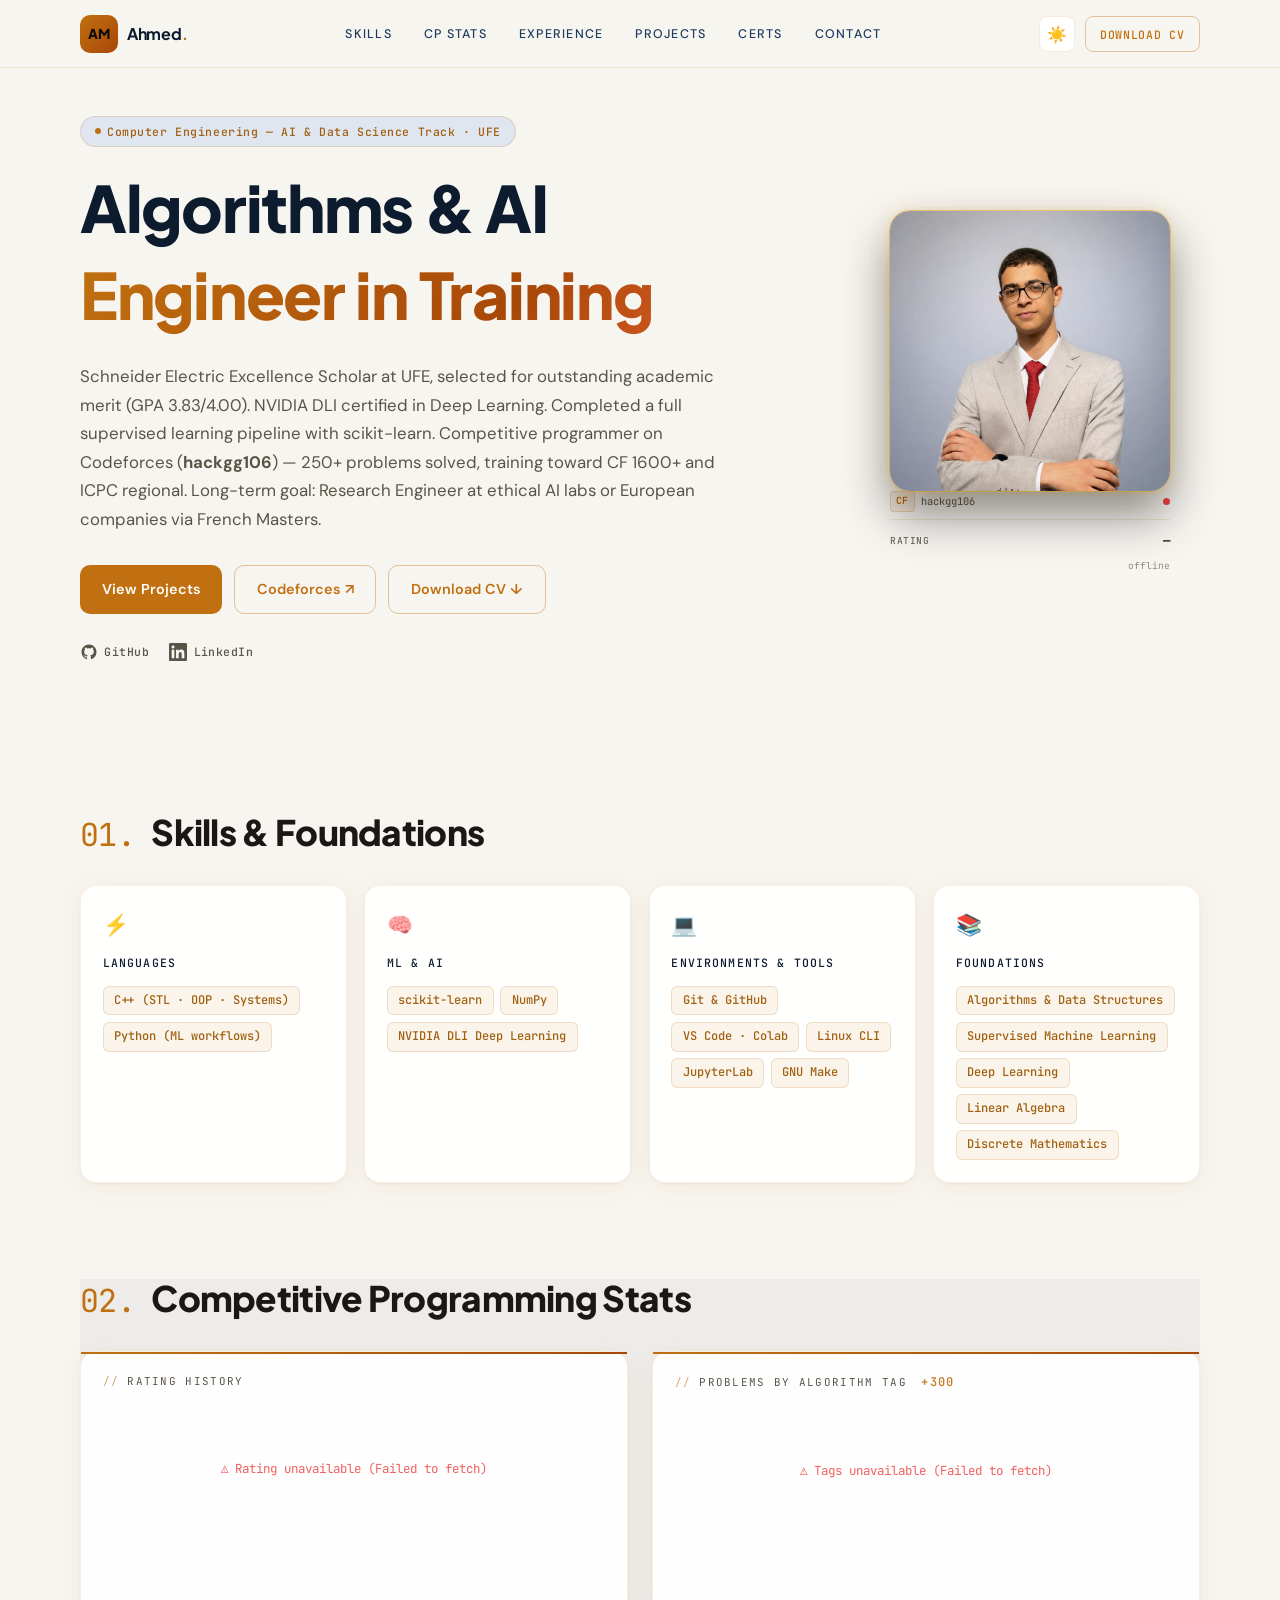
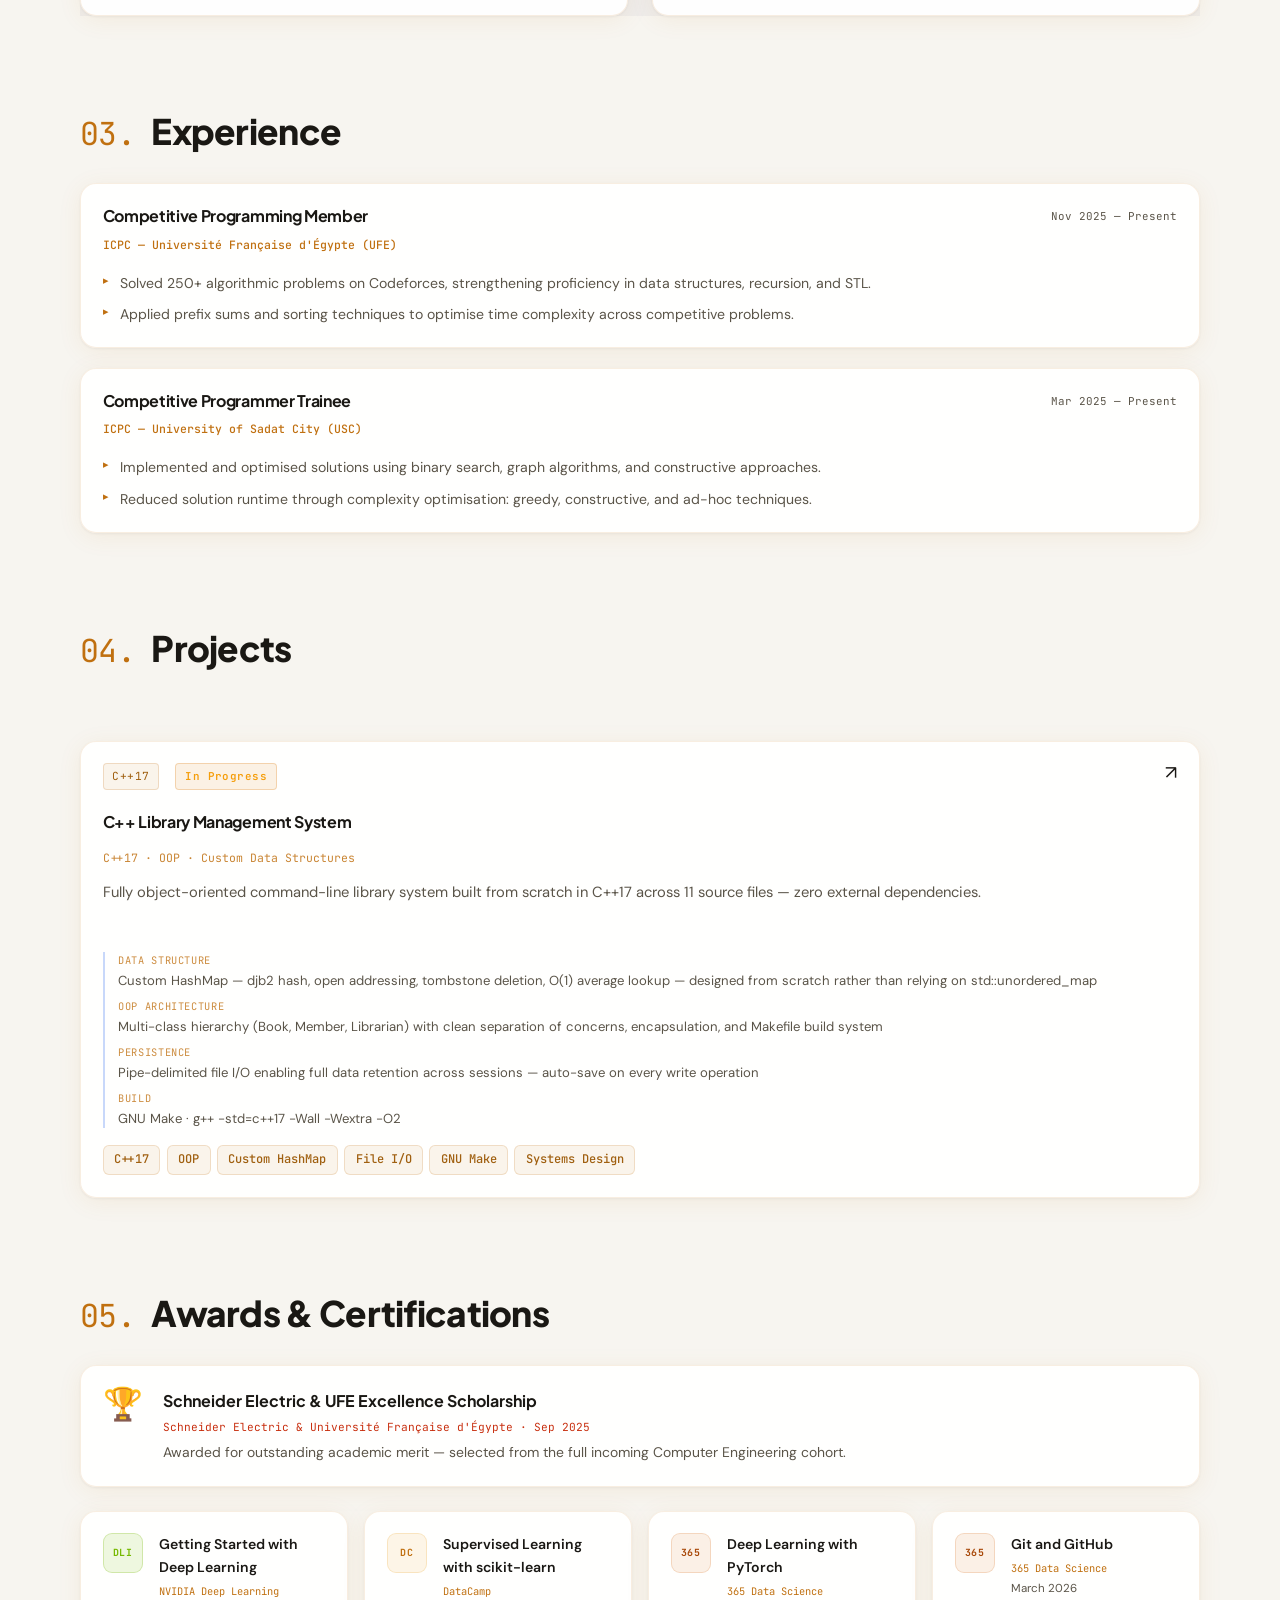
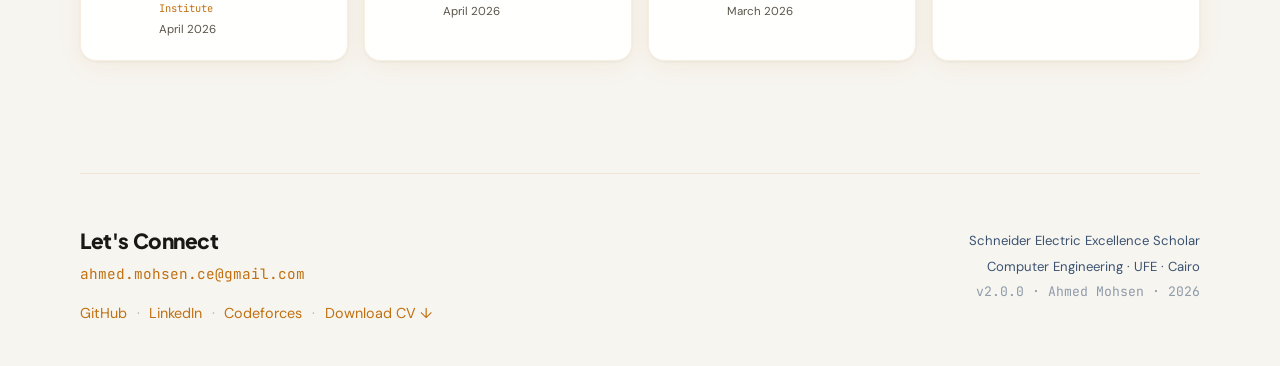
<file: index.html>
<!doctype html>
<html lang="en">
<head>
  <meta charset="utf-8" />
  <meta name="viewport" content="width=device-width,initial-scale=1" />
  <title>Ahmed Mohsen — Computer Engineering Student | Algorithms, AI &amp; Competitive Programming | UFE Egypt</title>
  <meta name="description" content="Ahmed Mohsen — Computer Engineering student at UFE on the AI & Data Science track, Schneider Electric Excellence Scholar. NVIDIA DLI certified. Competitive programmer on Codeforces (hackgg106). Building toward Research Engineer at ethical AI labs via French Masters." />
  <meta name="keywords" content="Ahmed Mohsen, Computer Engineering, UFE, ICPC, Competitive Programming, Codeforces, hackgg106, Algorithms, C++, Python, scikit-learn, Deep Learning, NVIDIA DLI, Research Engineer, Cairo Egypt" />
  <meta name="author" content="Ahmed Mohsen" />
  <meta name="robots" content="index, follow" />
  <link rel="canonical" href="https://ahmedmohsen-eng.github.io/" />
  <link rel="sitemap" type="application/xml" href="/sitemap.xml" />
  <meta property="og:type"        content="profile" />
  <meta property="og:title"       content="Ahmed Mohsen — Computer Engineering Student | Algorithms &amp; AI" />
  <meta property="og:description" content="Computer Engineering student at UFE, Schneider Electric Excellence Scholar. ICPC competitor. Cairo, Egypt." />
  <meta property="og:image"       content="https://ahmedmohsen-eng.github.io/public/assets/og-image.png" />
  <meta property="og:image:width"  content="1200" />
  <meta property="og:image:height" content="630" />
  <meta property="og:url"         content="https://ahmedmohsen-eng.github.io/" />
  <meta name="twitter:card"        content="summary_large_image" />
  <meta name="twitter:title"       content="Ahmed Mohsen — Computer Engineering Student | Algorithms &amp; AI" />
  <meta name="twitter:image"       content="https://ahmedmohsen-eng.github.io/public/assets/og-image.png" />
  <script type="application/ld+json">
  {
    "@context":"https://schema.org","@type":"Person",
    "name":"Ahmed Mohsen","alternateName":"ahmedmohsen-eng",
    "jobTitle":"Computer Engineering Student — Aspiring Research Engineer",
    "url":"https://ahmedmohsen-eng.github.io/",
    "image":"https://ahmedmohsen-eng.github.io/public/assets/profile_photo.jpg",
    "email":"ahmed.mohsen.ce@gmail.com",
    "address":{"@type":"PostalAddress","addressLocality":"Cairo","addressCountry":"EG"},
    "alumniOf":[{"@type":"CollegeOrUniversity","name":"Université Française d'Égypte"}],
    "knowsAbout":["Algorithms","Competitive Programming","C++","Python","scikit-learn","Deep Learning","Linear Algebra"],
    "sameAs":["https://linkedin.com/in/ahmedmohsen-eng","https://github.com/ahmedmohsen-eng","https://codeforces.com/profile/hackgg106"],
    "award":"Schneider Electric and UFE Excellence Scholarship"
  }
  </script>
  <link rel="icon" href="public/assets/favicon.ico" />
  <link rel="preload" as="image" href="public/assets/profile_photo.jpg">
  <link rel="preconnect" href="https://fonts.googleapis.com" />
  <link rel="preconnect" href="https://fonts.gstatic.com" crossorigin />
  <link href="https://fonts.googleapis.com/css2?family=Plus+Jakarta+Sans:wght@400;600;700;800&family=JetBrains+Mono:wght@400;500&family=DM+Sans:ital,wght@0,400;0,500;1,400&display=swap" rel="stylesheet">
  <script>
    (function(){try{var t=localStorage.getItem('theme');if(t==='light')document.documentElement.classList.add('light');else if(!t&&window.matchMedia('(prefers-color-scheme:light)').matches)document.documentElement.classList.add('light');}catch(e){}})();
  </script>
  <link rel="stylesheet" href="css/main.css">
</head>
<body>

  <div id="progress" role="progressbar" aria-hidden="true"></div>
  <div id="cursor"   aria-hidden="true"></div>

  <!-- NAV -->
  <nav role="navigation" aria-label="Main navigation">
    <div class="container nav-inner">
      <a href="#top" class="brand" aria-label="Ahmed Mohsen — go to top">
        <div class="logo" aria-hidden="true">AM</div>
        <span class="brand-name">Ahmed<span class="brand-dot">.</span></span>
      </a>
      <div class="nav-links" role="menubar">
        <a role="menuitem" href="#skills">Skills</a>
        <a role="menuitem" href="#cf-stats">CP Stats</a>
        <a role="menuitem" href="#experience">Experience</a>
        <a role="menuitem" href="#projects">Projects</a>
        <a role="menuitem" href="#certifications">Certs</a>
        <a role="menuitem" href="#contact">Contact</a>
      </div>
      <div class="nav-actions">
        <button id="themeToggle" class="theme-btn" aria-label="Toggle colour theme">&#127769;</button>
        <a class="cv-btn" href="https://drive.google.com/file/d/1yZ_Wtk2TI77C1ln41HCrhoX__n_rLIuC/view?usp=sharing" target="_blank" rel="noopener">Download CV</a>
      </div>
    </div>
  </nav>

  <!-- HERO -->
  <header id="top" class="container">
    <div class="hero-grid">

      <main class="hero-content" role="main" aria-labelledby="hero-title">
        <span class="badge">Computer Engineering &mdash; AI &amp; Data Science Track · UFE</span>
        <h1 id="hero-title">
          <span class="h1-line">Algorithms &amp; AI</span>
          <span class="gradient">Engineer in Training</span>
        </h1>
        <p class="lead">
          Schneider Electric Excellence Scholar at UFE, selected for outstanding academic merit (GPA&nbsp;3.83/4.00).
          NVIDIA DLI certified in Deep Learning. Completed a full supervised learning pipeline with scikit-learn.
          Competitive programmer on Codeforces (<strong>hackgg106</strong>) — 250+ problems solved, training toward
          CF&nbsp;1600+ and ICPC regional. Long-term goal: Research Engineer at ethical AI labs or European companies via French Masters.
        </p>
        <div class="hero-ctas">
          <a class="btn primary" href="#projects">View Projects</a>
          <a class="btn ghost" href="https://codeforces.com/profile/hackgg106" target="_blank" rel="noopener noreferrer">Codeforces &#x2197;</a>
          <a class="btn ghost" href="https://drive.google.com/file/d/1yZ_Wtk2TI77C1ln41HCrhoX__n_rLIuC/view?usp=sharing" target="_blank" rel="noopener">Download CV &#8595;</a>
        </div>
        <div class="social-row">
          <a href="https://github.com/ahmedmohsen-eng" target="_blank" rel="noopener noreferrer" class="social-link" aria-label="GitHub">
            <svg width="18" height="18" fill="currentColor" viewBox="0 0 24 24"><path d="M12 2C6.477 2 2 6.484 2 12.017c0 4.425 2.865 8.18 6.839 9.504.5.092.682-.217.682-.483 0-.237-.008-.868-.013-1.703-2.782.605-3.369-1.343-3.369-1.343-.454-1.158-1.11-1.466-1.11-1.466-.908-.62.069-.608.069-.608 1.003.07 1.531 1.032 1.531 1.032.892 1.53 2.341 1.088 2.91.832.092-.647.35-1.088.636-1.338-2.22-.253-4.555-1.113-4.555-4.951 0-1.093.39-1.988 1.029-2.688-.103-.253-.446-1.272.098-2.65 0 0 .84-.27 2.75 1.026A9.564 9.564 0 0112 6.844c.85.004 1.705.115 2.504.337 1.909-1.296 2.747-1.027 2.747-1.027.546 1.379.202 2.398.1 2.651.64.7 1.028 1.595 1.028 2.688 0 3.848-2.339 4.695-4.566 4.943.359.309.678.92.678 1.855 0 1.338-.012 2.419-.012 2.747 0 .268.18.58.688.482A10.019 10.019 0 0022 12.017C22 6.484 17.522 2 12 2z"/></svg>
            GitHub
          </a>
          <a href="https://linkedin.com/in/ahmedmohsen-eng" target="_blank" rel="noopener noreferrer" class="social-link" aria-label="LinkedIn">
            <svg width="18" height="18" fill="currentColor" viewBox="0 0 24 24"><path d="M20.447 20.452h-3.554v-5.569c0-1.328-.027-3.037-1.852-3.037-1.853 0-2.136 1.445-2.136 2.939v5.667H9.351V9h3.414v1.561h.046c.477-.9 1.637-1.85 3.37-1.85 3.601 0 4.267 2.37 4.267 5.455v6.286zM5.337 7.433c-1.144 0-2.063-.926-2.063-2.065 0-1.138.92-2.063 2.063-2.063 1.14 0 2.064.925 2.064 2.063 0 1.139-.925 2.065-2.064 2.065zm1.782 13.019H3.555V9h3.564v11.452zM22.225 0H1.771C.792 0 0 .774 0 1.729v20.542C0 23.227.792 24 1.771 24h20.451C23.2 24 24 23.227 24 22.271V1.729C24 .774 23.2 0 22.222 0h.003z"/></svg>
            LinkedIn
          </a>
        </div>
      </main>

      <aside class="hero-aside" aria-label="Profile and stats">
        <figure class="profile-figure">
          <div class="profile-frame">
            <img src="public/assets/profile_photo.jpg"
                 alt="Portrait of Ahmed Mohsen"
                 loading="eager" class="profile-img"
                 onerror="this.onerror=null;this.src='https://ui-avatars.com/api/?name=Ahmed+Mohsen&background=131210&color=E8A020&size=300'" />
          </div>
          <div class="cf-card" id="cf-card" aria-label="Codeforces live stats">
            <div class="cf-header">
              <span class="cf-logo">CF</span>
              <span class="cf-handle">hackgg106</span>
              <span class="cf-status-dot" id="cf-status-dot" title="Checking..."></span>
            </div>
            <div class="cf-row">
              <span class="cf-label">Rating</span>
              <span class="cf-val" id="cf-rating">—</span>
            </div>
<div class="cf-row" id="cf-rank-row" style="display:none">
              <span class="cf-label">Rank</span>
              <span class="cf-val cf-rank-val" id="cf-rank">—</span>
            </div>
            <div class="cf-state" id="cf-state"></div>
          </div>
        </figure>
      </aside>
    </div>
  </header>

  <!-- SKILLS -->
  <section id="skills" class="section container" aria-labelledby="skills-title">
    <h2 id="skills-title"><span class="sec-num">01.</span> Skills &amp; Foundations</h2>
    <div class="cards-grid">
      <div class="card skill-card">
        <div class="card-icon">&#9889;</div>
        <div class="small-head">Languages</div>
        <div class="stack">
          <span class="tag">C++ (STL · OOP · Systems)</span>
          <span class="tag">Python (ML workflows)</span>
        </div>
      </div>
      <div class="card skill-card">
        <div class="card-icon">&#129504;</div>
        <div class="small-head">ML &amp; AI</div>
        <div class="stack">
          <span class="tag">scikit-learn</span>
          <span class="tag">NumPy</span>
          <span class="tag">NVIDIA DLI Deep Learning</span>
        </div>
      </div>
      <div class="card skill-card">
        <div class="card-icon">&#128187;</div>
        <div class="small-head">Environments &amp; Tools</div>
        <div class="stack">
          <span class="tag">Git &amp; GitHub</span>
          <span class="tag">VS Code · Colab</span>
          <span class="tag">Linux CLI</span>
          <span class="tag">JupyterLab</span>
          <span class="tag">GNU Make</span>
        </div>
      </div>
      <div class="card skill-card">
        <div class="card-icon">&#128218;</div>
        <div class="small-head">Foundations</div>
        <div class="stack">
          <span class="tag">Algorithms &amp; Data Structures</span>
          <span class="tag">Supervised Machine Learning</span>
          <span class="tag">Deep Learning</span>
          <span class="tag">Linear Algebra</span>
          <span class="tag">Discrete Mathematics</span>
        </div>
      </div>
    </div>
  </section>

  <!-- CF STATS -->
  <section id="cf-stats" class="section container" aria-labelledby="cf-stats-title">
    <h2 id="cf-stats-title"><span class="sec-num">02.</span> Competitive Programming Stats</h2>
    <div class="cf-viz-grid">

      <div class="card cf-viz-card">
        <div class="cf-viz-title">Rating History</div>
        <div id="cf-rating-chart"></div>
      </div>

      <div class="card cf-viz-card">
        <div class="cf-viz-title">Problems by Algorithm Tag <span style="font-family:var(--font-mono);font-size:0.75rem;font-weight:600;color:var(--accent);margin-left:0.4rem;opacity:0.9;">+300</span></div>
        <div id="cf-tag-chart"></div>
      </div>

    </div>
  </section>

  <!-- EXPERIENCE -->
  <section id="experience" class="section container" aria-labelledby="exp-title">
    <h2 id="exp-title"><span class="sec-num">03.</span> Experience</h2>
    <div class="exp-list">
      <article class="card exp-card">
        <div class="exp-header">
          <div>
            <h3 class="exp-role">Competitive Programming Member</h3>
            <span class="exp-org">ICPC — Université Française d'Égypte (UFE)</span>
          </div>
          <span class="exp-date">Nov 2025 — Present</span>
        </div>
        <ul class="exp-bullets">
          <li>Solved 250+ algorithmic problems on Codeforces, strengthening proficiency in data structures, recursion, and STL.</li>
          <li>Applied prefix sums and sorting techniques to optimise time complexity across competitive problems.</li>
        </ul>
      </article>
      <article class="card exp-card">
        <div class="exp-header">
          <div>
            <h3 class="exp-role">Competitive Programmer Trainee</h3>
            <span class="exp-org">ICPC — University of Sadat City (USC)</span>
          </div>
          <span class="exp-date">Mar 2025 — Present</span>
        </div>
        <ul class="exp-bullets">
          <li>Implemented and optimised solutions using binary search, graph algorithms, and constructive approaches.</li>
          <li>Reduced solution runtime through complexity optimisation: greedy, constructive, and ad-hoc techniques.</li>
        </ul>
      </article>
    </div>
  </section>

  <!-- PROJECTS -->
  <section id="projects" class="section container" aria-labelledby="projects-title">
    <h2 id="projects-title"><span class="sec-num">04.</span> Projects</h2>
    <div class="projects-grid">
      <article class="card project-card">
        <div class="project-header">
          <div class="project-meta">
            <span class="project-lang">C++17</span>
            <span class="project-status status-wip">In Progress</span>
          </div>
          <a href="https://github.com/ahmedmohsen-eng/cpp-library-system" target="_blank" rel="noopener noreferrer" class="project-link" aria-label="View on GitHub">&#8599;</a>
        </div>
        <h3 class="project-title">C++ Library Management System</h3>
        <p class="project-sub">C++17 · OOP · Custom Data Structures</p>
        <p class="project-desc">Fully object-oriented command-line library system built from scratch in C++17 across 11 source files — zero external dependencies.</p>
        <div class="project-highlights">
          <div class="highlight-item">
            <span class="highlight-label">Data Structure</span>
            <span class="highlight-val">Custom HashMap — djb2 hash, open addressing, tombstone deletion, O(1) average lookup — designed from scratch rather than relying on std::unordered_map</span>
          </div>
          <div class="highlight-item">
            <span class="highlight-label">OOP Architecture</span>
            <span class="highlight-val">Multi-class hierarchy (Book, Member, Librarian) with clean separation of concerns, encapsulation, and Makefile build system</span>
          </div>
          <div class="highlight-item">
            <span class="highlight-label">Persistence</span>
            <span class="highlight-val">Pipe-delimited file I/O enabling full data retention across sessions — auto-save on every write operation</span>
          </div>
          <div class="highlight-item">
            <span class="highlight-label">Build</span>
            <span class="highlight-val">GNU Make · g++ -std=c++17 -Wall -Wextra -O2</span>
          </div>
        </div>
        <div class="project-tags">
          <span class="tag">C++17</span><span class="tag">OOP</span><span class="tag">Custom HashMap</span>
          <span class="tag">File I/O</span><span class="tag">GNU Make</span><span class="tag">Systems Design</span>
        </div>
      </article>
    </div>
  </section>

  <!-- CERTIFICATIONS -->
  <section id="certifications" class="section container" aria-labelledby="certs-title">
    <h2 id="certs-title"><span class="sec-num">05.</span> Awards &amp; Certifications</h2>
    <div class="award-card card">
      <div class="award-icon">&#127942;</div>
      <div class="award-body">
        <div class="award-title">Schneider Electric &amp; UFE Excellence Scholarship</div>
        <div class="award-sub">Schneider Electric &amp; Université Française d'Égypte · Sep 2025</div>
        <div class="award-desc">Awarded for outstanding academic merit — selected from the full incoming Computer Engineering cohort.</div>
      </div>
    </div>
    <div class="certs-grid">
      <div class="card cert-card">
        <div class="cert-icon cert-icon--nvidia">DLI</div>
        <div class="cert-body">
          <div class="cert-name">Getting Started with Deep Learning</div>
          <div class="cert-issuer">NVIDIA Deep Learning Institute</div>
          <div class="cert-date">April 2026</div>
        </div>
      </div>
      <div class="card cert-card">
        <div class="cert-icon cert-icon--dc">DC</div>
        <div class="cert-body">
          <div class="cert-name">Supervised Learning with scikit-learn</div>
          <div class="cert-issuer">DataCamp</div>
          <div class="cert-date">April 2026</div>
        </div>
      </div>
      <div class="card cert-card">
        <div class="cert-icon cert-icon--365">365</div>
        <div class="cert-body">
          <div class="cert-name">Deep Learning with PyTorch</div>
          <div class="cert-issuer">365 Data Science</div>
          <div class="cert-date">March 2026</div>
        </div>
      </div>
      <div class="card cert-card">
        <div class="cert-icon cert-icon--365">365</div>
        <div class="cert-body">
          <div class="cert-name">Git and GitHub</div>
          <div class="cert-issuer">365 Data Science</div>
          <div class="cert-date">March 2026</div>
        </div>
      </div>
    </div>
  </section>

  <!-- CONTACT / FOOTER -->
  <footer id="contact" class="container">
    <div class="footer-inner">
      <div class="footer-left">
        <h3>Let&#39;s Connect</h3>
        <a href="mailto:ahmed.mohsen.ce@gmail.com" class="footer-email">ahmed.mohsen.ce@gmail.com</a>
        <div class="footer-links">
          <a href="https://github.com/ahmedmohsen-eng" target="_blank" rel="noopener noreferrer">GitHub</a>
          <span class="footer-sep">&middot;</span>
          <a href="https://linkedin.com/in/ahmedmohsen-eng" target="_blank" rel="noopener noreferrer">LinkedIn</a>
          <span class="footer-sep">&middot;</span>
          <a href="https://codeforces.com/profile/hackgg106" target="_blank" rel="noopener noreferrer">Codeforces</a>
          <span class="footer-sep">&middot;</span>
          <a href="https://drive.google.com/file/d/1yZ_Wtk2TI77C1ln41HCrhoX__n_rLIuC/view?usp=sharing" target="_blank" rel="noopener">Download CV &#8595;</a>
        </div>
      </div>
      <div class="footer-right">
        <p class="muted">Schneider Electric Excellence Scholar</p>
        <p class="muted">Computer Engineering &middot; UFE &middot; Cairo</p>
        <p class="muted footer-version">v2.0.0 &middot; Ahmed Mohsen &middot; 2026</p>
      </div>
    </div>
  </footer>

  <button id="scrollTop" class="scroll-top" aria-label="Scroll to top">&#8679;</button>

  <script>
// js/cf-viz.js — CF visualizations for hackgg106
// Plain unauthenticated fetch (same approach as codeforces.js which works)

const CF_HANDLE = 'hackgg106';

const light     = () => document.documentElement.classList.contains('light');
const tAccent   = () => light() ? '#C07010' : '#E8A020';
const tText2    = () => light() ? '#5A5448' : '#A09880';
const tSurface  = () => light() ? '#ffffff' : '#1A1917';
const tBorder   = () => light() ? 'rgba(192,112,16,0.2)' : 'rgba(220,160,60,0.18)';

function ratingColor(r) {
  if (!r || r < 1200) return '#808080';
  if (r < 1400) return '#03a89e';
  if (r < 1600) return '#0088ff';
  if (r < 1900) return '#a500ff';
  if (r < 2400) return '#ff8c00';
  return '#ff3300';
}
function fmtDate(ts) {
  return new Date(ts * 1000).toLocaleDateString('en-GB', { month: 'short', year: '2-digit' });
}

// Same fetchWithTimeout pattern as codeforces.js
async function cfGet(path, ms = 10000) {
  const ctrl  = new AbortController();
  const timer = setTimeout(() => ctrl.abort(), ms);
  try {
    const res = await fetch('https://codeforces.com/api/' + path, { signal: ctrl.signal });
    clearTimeout(timer);
    if (!res.ok) throw new Error('HTTP ' + res.status);
    const json = await res.json();
    if (json.status !== 'OK') throw new Error(json.comment || 'CF error');
    return json.result;
  } catch (e) {
    clearTimeout(timer);
    throw e;
  }
}

function skeleton(el) { el.innerHTML = '<div class="cf-skeleton"></div>'; }
function errMsg(el, msg) {
  el.innerHTML = '<p class="cf-viz-empty cf-viz-error">⚠ ' + msg + '</p>';
}

// ── RATING CHART ─────────────────────────────────────────────────────────────
function renderRating(contests, wrap) {
  if (!contests || !contests.length) {
    wrap.innerHTML = '<p class="cf-viz-empty">No rated contests yet.</p>';
    return;
  }

  const W  = Math.max(wrap.getBoundingClientRect().width || wrap.offsetWidth || wrap.parentElement?.offsetWidth || 400, 260);
  const H  = 200;
  const P  = { top: 20, right: 24, bottom: 36, left: 48 };
  const cW = W - P.left - P.right;
  const cH = H - P.top  - P.bottom;

  const pts = contests.map(c => ({
    ts: c.ratingUpdateTimeSeconds,
    r:  c.newRating,
    d:  c.newRating - c.oldRating,
    n:  c.contestName,
  }));

  const minR  = Math.min(...pts.map(p => p.r)) - 60;
  const maxR  = Math.max(...pts.map(p => p.r)) + 80;
  const minT  = pts[0].ts;
  const span  = (pts[pts.length-1].ts - minT) || 1;

  const xp = t => P.left + ((t - minT) / span) * cW;
  const yp = r => P.top  + cH - ((r - minR) / (maxR - minR)) * cH;

  // Grid
  const grid = [800,1000,1200,1400,1600,1900].filter(t => t > minR && t < maxR).map(t => {
    const y = yp(t);
    return `<line x1="${P.left}" y1="${y}" x2="${P.left+cW}" y2="${y}"
              stroke="${ratingColor(t)}" stroke-width="0.6" stroke-dasharray="3,5" opacity="0.3"/>
            <text x="${P.left-4}" y="${y+3.5}" text-anchor="end" font-size="8"
              font-family="JetBrains Mono,monospace" fill="${ratingColor(t)}" opacity="0.65">${t}</text>`;
  }).join('');

  const lineD = pts.map((p,i) => `${i?'L':'M'} ${xp(p.ts).toFixed(1)},${yp(p.r).toFixed(1)}`).join(' ');
  const last  = pts[pts.length-1];
  const areaD = lineD + ` L ${xp(last.ts).toFixed(1)},${P.top+cH} L ${xp(pts[0].ts).toFixed(1)},${P.top+cH} Z`;

  const dots = pts.map(p => {
    const x = xp(p.ts), y = yp(p.r);
    const ds = (p.d >= 0 ? '+' : '') + p.d;
    const dc = p.d >= 0 ? '#22c55e' : '#ef4444';
    const tw = 164, th = 50;
    const tx = x + tw > W - 4 ? x - tw - 6 : x + 6;
    const ty = Math.max(P.top+2, y - th - 4);
    const nm = p.n.length > 30 ? p.n.slice(0,30)+'…' : p.n;
    return `<g class="cfr-dot">
      <circle cx="${x}" cy="${y}" r="4.5" fill="${ratingColor(p.r)}"
        stroke="${tSurface()}" stroke-width="1.5"/>
      <circle cx="${x}" cy="${y}" r="13" fill="transparent" style="cursor:pointer"/>
      <g class="cfr-tip" style="display:none;pointer-events:none">
        <rect x="${tx}" y="${ty}" width="${tw}" height="${th}" rx="7"
          fill="${tSurface()}" stroke="${tBorder()}" stroke-width="1"/>
        <text x="${tx+9}" y="${ty+14}" font-size="8.5"
          font-family="JetBrains Mono,monospace" fill="${tText2()}">${fmtDate(p.ts)}</text>
        <text x="${tx+9}" y="${ty+28}" font-size="10.5" font-weight="700"
          font-family="JetBrains Mono,monospace" fill="${ratingColor(p.r)}">${p.r}
          <tspan fill="${dc}" font-size="9">(${ds})</tspan></text>
        <text x="${tx+9}" y="${ty+41}" font-size="7.5"
          font-family="JetBrains Mono,monospace" fill="${tText2()}">${nm}</text>
      </g>
    </g>`;
  }).join('');

  const step  = Math.max(1, Math.floor(pts.length / 5));
  const xlbls = pts.filter((_,i) => i%step===0 || i===pts.length-1)
    .map(p => `<text x="${xp(p.ts).toFixed(1)}" y="${H-4}" text-anchor="middle"
      font-size="8" font-family="JetBrains Mono,monospace" fill="${tText2()}">${fmtDate(p.ts)}</text>`).join('');

  const lx = xp(last.ts), ly = yp(last.r);
  const gid = 'g' + (Math.random()*1e6|0);

  wrap.innerHTML = `
    <svg viewBox="0 0 ${W} ${H}" width="100%" style="overflow:visible;display:block">
      <defs>
        <linearGradient id="${gid}" x1="0" y1="0" x2="0" y2="1">
          <stop offset="0%"   stop-color="${tAccent()}" stop-opacity="0.28"/>
          <stop offset="100%" stop-color="${tAccent()}" stop-opacity="0.01"/>
        </linearGradient>
      </defs>
      ${grid}
      <path d="${areaD}" fill="url(#${gid})"/>
      <path d="${lineD}" fill="none" stroke="${tAccent()}"
        stroke-width="2.2" stroke-linejoin="round" stroke-linecap="round"/>
      ${dots}
      ${xlbls}
      <text x="${lx+52 > W-4 ? lx-52 : lx+6}" y="${ly-7}" font-size="11" font-weight="700"
        font-family="JetBrains Mono,monospace" fill="${ratingColor(last.r)}">${last.r}</text>
    </svg>`;

  wrap.querySelectorAll('.cfr-dot').forEach(dot => {
    const tip = dot.querySelector('.cfr-tip');
    dot.addEventListener('mouseenter', () => tip && (tip.style.display = ''));
    dot.addEventListener('mouseleave', () => tip && (tip.style.display = 'none'));
  });
}

// ── TAG CHART ────────────────────────────────────────────────────────────────
const SKIP = new Set(['*special problem','interactive','2-sat']);
const TCOL = {
  'implementation':'#E8A020','math':'#D4701A','greedy':'#22c55e',
  'dp':'#3b82f6','graphs':'#a855f7','data structures':'#06b6d4',
  'brute force':'#f59e0b','constructive algorithms':'#10b981',
  'sortings':'#8b5cf6','binary search':'#ec4899',
  'number theory':'#14b8a6','strings':'#f97316',
  'dfs and similar':'#6366f1','trees':'#84cc16',
  'two pointers':'#eab308','bitmasks':'#e11d48',
};

function renderTags(subs, wrap) {
  const seen = new Map();
  for (const s of subs) {
    if (s.verdict !== 'OK') continue;
    const id = s.problem.contestId + '_' + s.problem.index;
    if (!seen.has(id)) seen.set(id, s.problem.tags || []);
  }
  const total = seen.size;
  const cnt = {};
  for (const [,tags] of seen)
    for (const t of tags)
      if (!SKIP.has(t)) cnt[t] = (cnt[t]||0) + 1;

  if (!Object.keys(cnt).length) {
    wrap.innerHTML = '<p class="cf-viz-empty">No tagged problems found.</p>';
    return;
  }

  const sorted = Object.entries(cnt).sort((a,b)=>b[1]-a[1]).slice(0,12);
  const mx = sorted[0][1];

  wrap.innerHTML = `
    <div class="cf-tag-meta" style="display:none">
      <span class="cf-tag-total">
        <span style="color:${tAccent()};font-weight:700">${total}</span>&nbsp;problems
      </span>
      <span class="cf-tag-note">top ${sorted.length} tags</span>
    </div>
    <div class="cf-tag-list">
      ${sorted.map(([tag,n],i) => {
        const pct = (n/mx*100).toFixed(1);
        const col = TCOL[tag] || '#A09880';
        return `<div class="cf-tag-row" style="animation-delay:${i*50}ms">
          <div class="cf-tag-label" title="${tag}">${tag}</div>
          <div class="cf-tag-bar-wrap">
            <div class="cf-tag-bar" data-pct="${pct}" style="background:${col};width:0"></div>
          </div>
          <div style="font-family:var(--font-mono);font-size:0.68rem;font-weight:600;color:${col};min-width:36px;text-align:right;">${Math.round(parseFloat(pct))}%</div>
        </div>`;
      }).join('')}
    </div>`;

  requestAnimationFrame(() => requestAnimationFrame(() => {
    wrap.querySelectorAll('.cf-tag-bar').forEach((b,i) => {
      b.style.transition = `width 0.85s cubic-bezier(0.16,1,0.3,1) ${i*50}ms`;
      b.style.width = b.dataset.pct + '%';
    });
  }));
}

// ── INIT ─────────────────────────────────────────────────────────────────────
async function initCFViz() {
  const rEl = document.getElementById('cf-rating-chart');
  const tEl = document.getElementById('cf-tag-chart');
  if (!rEl && !tEl) return;

  if (rEl) skeleton(rEl);
  if (tEl) skeleton(tEl);

  const [rRes, sRes] = await Promise.allSettled([
    rEl ? cfGet('user.rating?handle=' + CF_HANDLE) : Promise.resolve(null),
    tEl ? cfGet('user.status?handle=' + CF_HANDLE + '&from=1&count=10000', 14000) : Promise.resolve(null),
  ]);

  if (rEl) {
    if (rRes.status === 'fulfilled' && rRes.value) renderRating(rRes.value, rEl);
    else errMsg(rEl, 'Rating unavailable (' + (rRes.reason?.message || 'offline') + ')');
  }
  if (tEl) {
    if (sRes.status === 'fulfilled' && sRes.value) renderTags(sRes.value, tEl);
    else errMsg(tEl, 'Tags unavailable (' + (sRes.reason?.message || 'offline') + ')');
  }
}

if (document.readyState === 'loading') {
  document.addEventListener('DOMContentLoaded', initCFViz);
} else {
  initCFViz();
}

  </script>
  <script>
// js/codeforces.js — Live CF stats for hackgg106
// Shows: rating always | rank only if pupil (1200+) or above | no problems count

const HANDLE = 'hackgg106';
const SHOW_RANK = ['pupil','specialist','expert','candidate master',
                   'master','international master','grandmaster',
                   'international grandmaster','legendary grandmaster'];

async function fetchWithTimeout(url, ms=6000) {
  const ctrl = new AbortController();
  const id = setTimeout(() => ctrl.abort(), ms);
  try { const r = await fetch(url, {signal:ctrl.signal}); clearTimeout(id); return r; }
  catch(e) { clearTimeout(id); throw e; }
}

function setEl(id, txt) { const e=document.getElementById(id); if(e) e.textContent=txt; }

function setDot(state) {
  const dot=document.getElementById('cf-status-dot');
  const lbl=document.getElementById('cf-state');
  if(!dot) return;
  dot.className='cf-status-dot';
  const map={online:['dot-online',''],offline:['dot-offline','offline'],slow:['dot-slow','slow']};
  const [cls,txt]=map[state]||['dot-offline','unreachable'];
  dot.classList.add(cls); dot.title=txt||'CF online';
  if(lbl) lbl.textContent=txt;
}

function colorRating(el, r) {
  if(!el||r==null) return;
  el.style.color=r>=2400?'#ff3300':r>=1900?'#ff8c00':r>=1600?'#a500ff':r>=1400?'#0088ff':r>=1200?'#03a89e':'#808080';
}

async function loadCF() {
  try {
    const res = await fetchWithTimeout(`https://codeforces.com/api/user.info?handles=${HANDLE}`);
    if(!res.ok) throw new Error(`HTTP ${res.status}`);
    const data = await res.json();
    if(data.status!=='OK'||!data.result?.[0]) throw new Error('Bad data');
    const u=data.result[0];
    const rating=u.rating??null;
    const rank=(u.rank??'').toLowerCase();
    const ratingEl=document.getElementById('cf-rating');
    setEl('cf-rating', rating!=null ? String(rating) : '—');
    colorRating(ratingEl, rating);
    const rankRow=document.getElementById('cf-rank-row');
    if(rankRow) {
      if(SHOW_RANK.includes(rank)) { setEl('cf-rank',rank.toUpperCase()); rankRow.style.display=''; }
      else rankRow.style.display='none';
    }
    setDot('online');
  } catch(err) {
    setDot(err.message?.includes('abort')?'slow':'offline');
    setEl('cf-rating','—');
    const rankRow=document.getElementById('cf-rank-row');
    if(rankRow) rankRow.style.display='none';
  }
}

document.addEventListener('DOMContentLoaded', loadCF);

  </script>
  <script>
document.addEventListener('DOMContentLoaded', () => {
  // Theme
  const root=document.documentElement, tb=document.getElementById('themeToggle');
  if(tb){
    const apply=l=>{l?root.classList.add('light'):root.classList.remove('light');tb.textContent=l?'☀️':'🌙';tb.setAttribute('aria-label',l?'Switch to dark mode':'Switch to light mode');try{localStorage.setItem('theme',l?'light':'dark');}catch(_){}};
    apply(root.classList.contains('light'));
    tb.addEventListener('click',()=>apply(!root.classList.contains('light')));
  }
  // Cursor
  const cur=document.getElementById('cursor');
  if(cur&&window.matchMedia('(hover:hover)').matches){
    let rx=-9999,ry=-9999,cx=-9999,cy=-9999;
    const lerp=(a,b,t)=>a+(b-a)*t;
    window.addEventListener('mousemove',e=>{rx=e.clientX;ry=e.clientY;},{passive:true});
    const tr=()=>{cx=lerp(cx,rx,0.12);cy=lerp(cy,ry,0.12);cur.style.left=cx+'px';cur.style.top=cy+'px';requestAnimationFrame(tr);};
    requestAnimationFrame(tr);
  } else if(cur) cur.style.display='none';
  // Progress bar
  const bar=document.getElementById('progress');
  if(bar){const u=()=>{const d=document.documentElement,m=d.scrollHeight-d.clientHeight;bar.style.width=m>0?(d.scrollTop/m)*100+'%':'0%';};window.addEventListener('scroll',u,{passive:true});u();}
  // Reveal
  const ro=new IntersectionObserver((es,obs)=>{es.forEach(e=>{if(e.isIntersecting){e.target.classList.add('active');obs.unobserve(e.target);}});},{threshold:0.1,rootMargin:'0px 0px -40px 0px'});
  document.querySelectorAll('.card,.skill-card,.project-card,.section h2,.profile-frame,.exp-card,.cert-card,.award-card,.cf-viz-card').forEach(el=>{el.classList.add('reveal');ro.observe(el);});
  // Skill bars
  const allBars=document.querySelectorAll('.skill-bar-group');
  const bo=new IntersectionObserver((es,obs)=>{es.forEach(e=>{if(e.isIntersecting){const f=e.target.querySelector('.skill-bar-fill');if(f){const i=Array.from(allBars).indexOf(e.target);setTimeout(()=>{f.style.width=(f.dataset.w||0)+'%';},i*120);}e.target.classList.add('active');obs.unobserve(e.target);}});},{threshold:0.15});
  allBars.forEach(g=>bo.observe(g));
  // Nav active
  const nl=document.querySelectorAll('.nav-links a');
  const so=new IntersectionObserver(es=>{es.forEach(e=>{if(e.isIntersecting){const id=e.target.id;nl.forEach(a=>a.classList.toggle('active',a.getAttribute('href')==='#'+id));}});},{threshold:0.35,rootMargin:'0px 0px -60% 0px'});
  document.querySelectorAll('section[id],header[id],footer[id]').forEach(s=>so.observe(s));
  // Scroll top
  const st=document.getElementById('scrollTop');
  if(st){window.addEventListener('scroll',()=>st.classList.toggle('visible',window.scrollY>400),{passive:true});st.addEventListener('click',()=>window.scrollTo({top:0,behavior:'smooth'}));}
});

  </script>
</body>
</html>
</file>
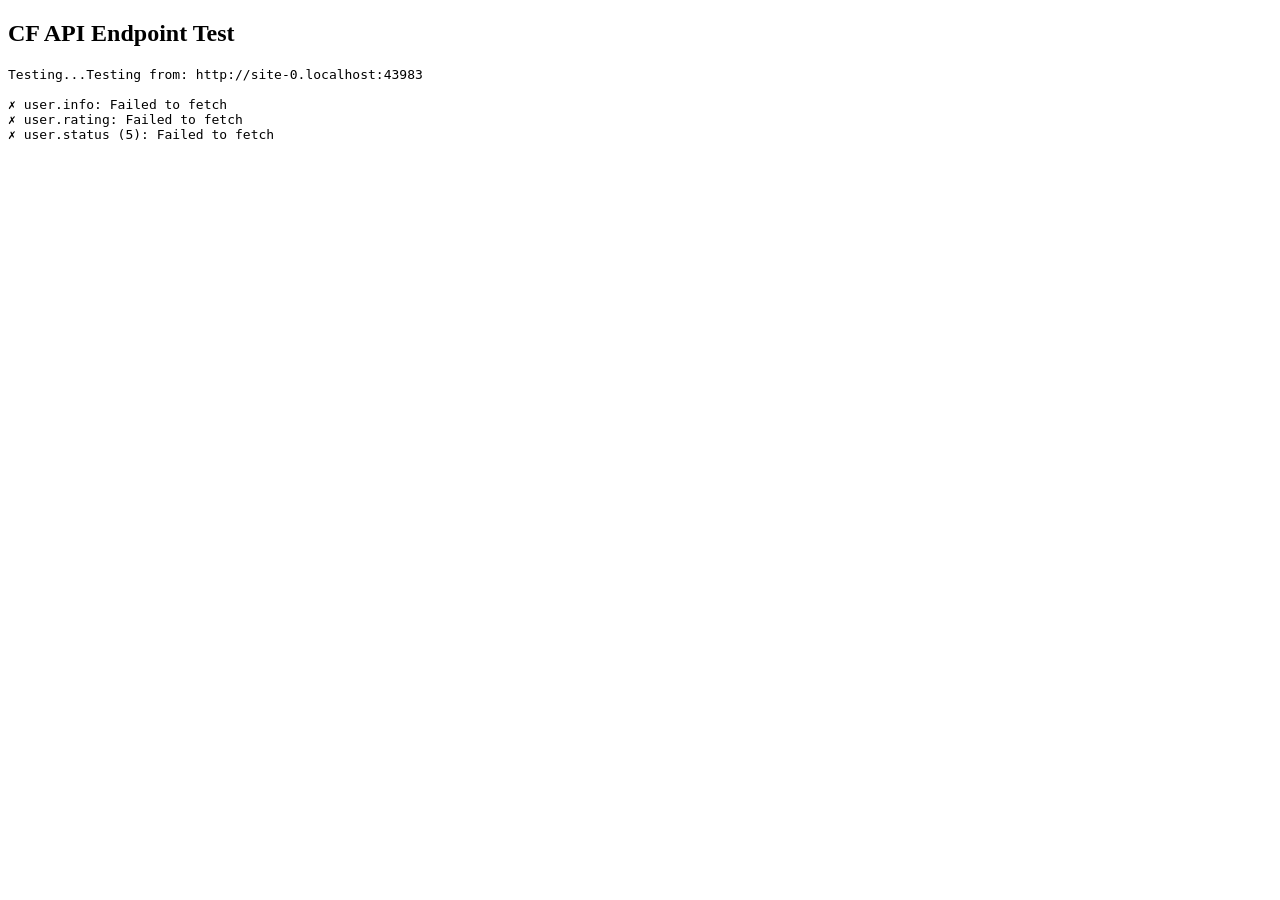
<file: cf-test.html>
<!DOCTYPE html>
<html>
<head><title>CF API Test</title></head>
<body>
<h2>CF API Endpoint Test</h2>
<pre id="out">Testing...</pre>
<script>
const out = document.getElementById('out');
const log = msg => { out.textContent += msg + '\n'; console.log(msg); };

async function test(label, url) {
  try {
    const res = await fetch(url);
    const json = await res.json();
    log(`✓ ${label}: status=${json.status} items=${Array.isArray(json.result) ? json.result.length : 'object'}`);
    if (json.result && Array.isArray(json.result) && json.result[0]) {
      log(`  first item keys: ${Object.keys(json.result[0]).slice(0,5).join(', ')}`);
    }
  } catch(e) {
    log(`✗ ${label}: ${e.message}`);
  }
}

async function run() {
  log('Testing from: ' + location.origin);
  log('');
  await test('user.info', 'https://codeforces.com/api/user.info?handles=hackgg106');
  await test('user.rating', 'https://codeforces.com/api/user.rating?handle=hackgg106');
  await test('user.status (5)', 'https://codeforces.com/api/user.status?handle=hackgg106&from=1&count=5');
}
run();
</script>
</body>
</html>
</file>
<file: css/main.css>
/* =========================================================
   main.css — Entry point, imports all partials
   ========================================================= */
@import "base.css";
@import "layout.css";
@import "components.css";
@import "utilities.css";
</file>
